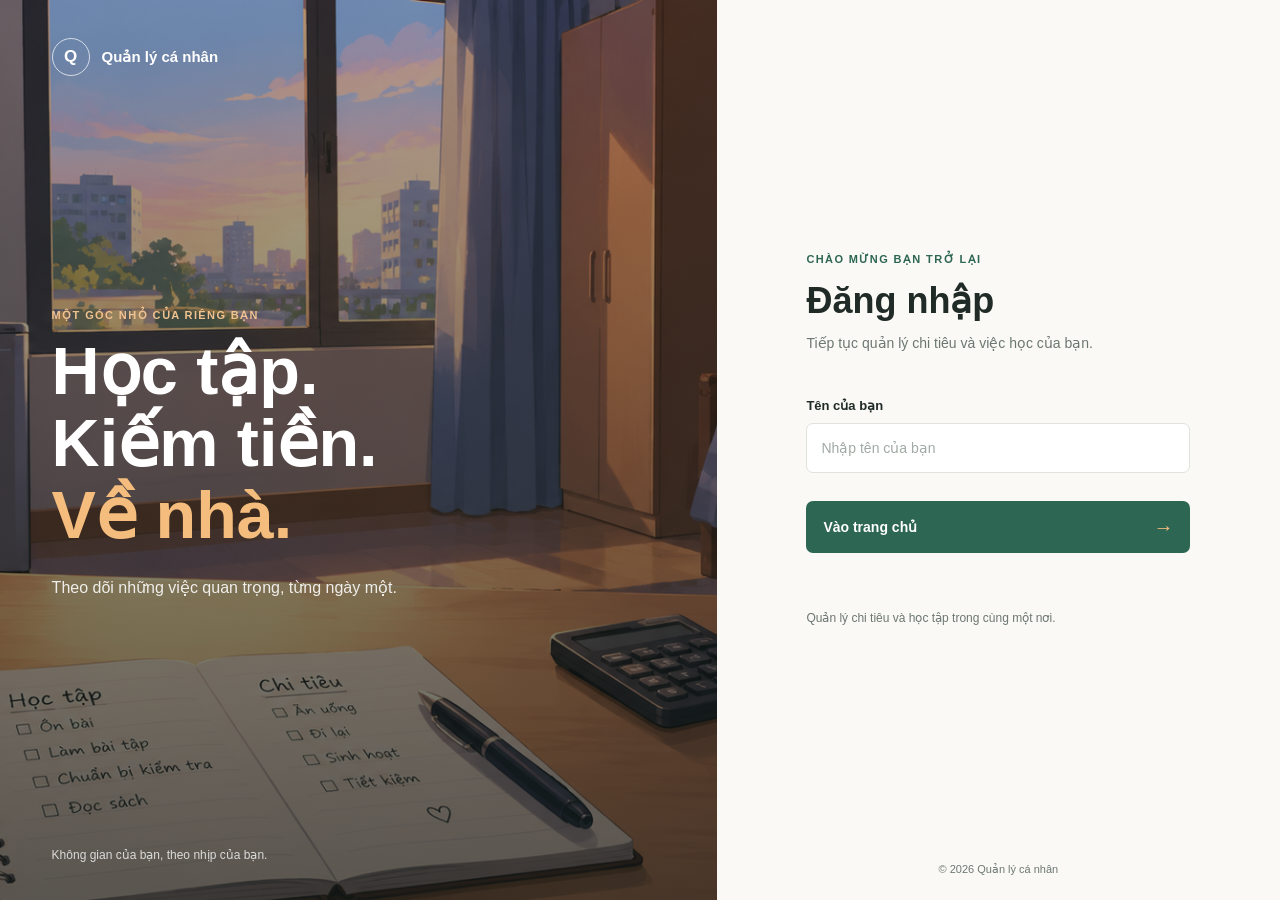
<file: index.html>
<!doctype html>
<html lang="vi">
  <head>
    <meta charset="UTF-8" />
    <meta name="viewport" content="width=device-width, initial-scale=1.0" />
    <meta name="theme-color" content="#f4f1e9" />
    <title>Đăng nhập - Quản lý cá nhân</title>
    <link rel="icon" type="image/jpeg" href="img/favicon.jpg" />
    <link rel="stylesheet" href="dangnhap.css" />
    <script src="dangnhap.js" defer></script>
  </head>
  <body>
    <main class="manHinhDangNhap">
      <section class="khungHinh" aria-label="Không gian học tập">
        <a
          class="nhanThuongHieu"
          href="index.html"
          aria-label="Quản lý cá nhân"
        >
          <span class="dauThuongHieu" aria-hidden="true">Q</span>
          <span>Quản lý cá nhân</span>
        </a>
        <div class="loiGioiThieu">
          <p class="nhanNho">MỘT GÓC NHỎ CỦA RIÊNG BẠN</p>
          <h1>Học tập.<br />Kiếm tiền.<br /><span>Về nhà.</span></h1>
          <p>Theo dõi những việc quan trọng, từng ngày một.</p>
        </div>
        <p class="ghiChuHinh">Không gian của bạn, theo nhịp của bạn.</p>
      </section>

      <section class="khuDangNhap" aria-labelledby="tieuDeDangNhap">
        <div class="noiDungDangNhap">
          <p class="nhanNho">CHÀO MỪNG BẠN TRỞ LẠI</p>
          <h2 id="tieuDeDangNhap">Đăng nhập</h2>
          <p class="moTaDangNhap">
            Tiếp tục quản lý chi tiêu và việc học của bạn.
          </p>

          <form id="formDangNhap" action="trangchu.html">
            <label for="tenNguoiDung">Tên của bạn</label>
            <input
              id="tenNguoiDung"
              name="tenNguoiDung"
              type="text"
              autocomplete="username"
              placeholder="Nhập tên của bạn"
              required
            />
            <button class="nutDangNhap" type="submit">
              Vào trang chủ <span aria-hidden="true">→</span>
            </button>
            <p
              class="thongBao"
              id="thongBao"
              role="status"
              aria-live="polite"
            ></p>
          </form>

          <p class="chanDangNhap">
            Quản lý chi tiêu và học tập trong cùng một nơi.
          </p>
        </div>
        <footer class="chanTrangDangNhap">© 2026 Quản lý cá nhân</footer>
      </section>
    </main>
  </body>
</html>
</file>
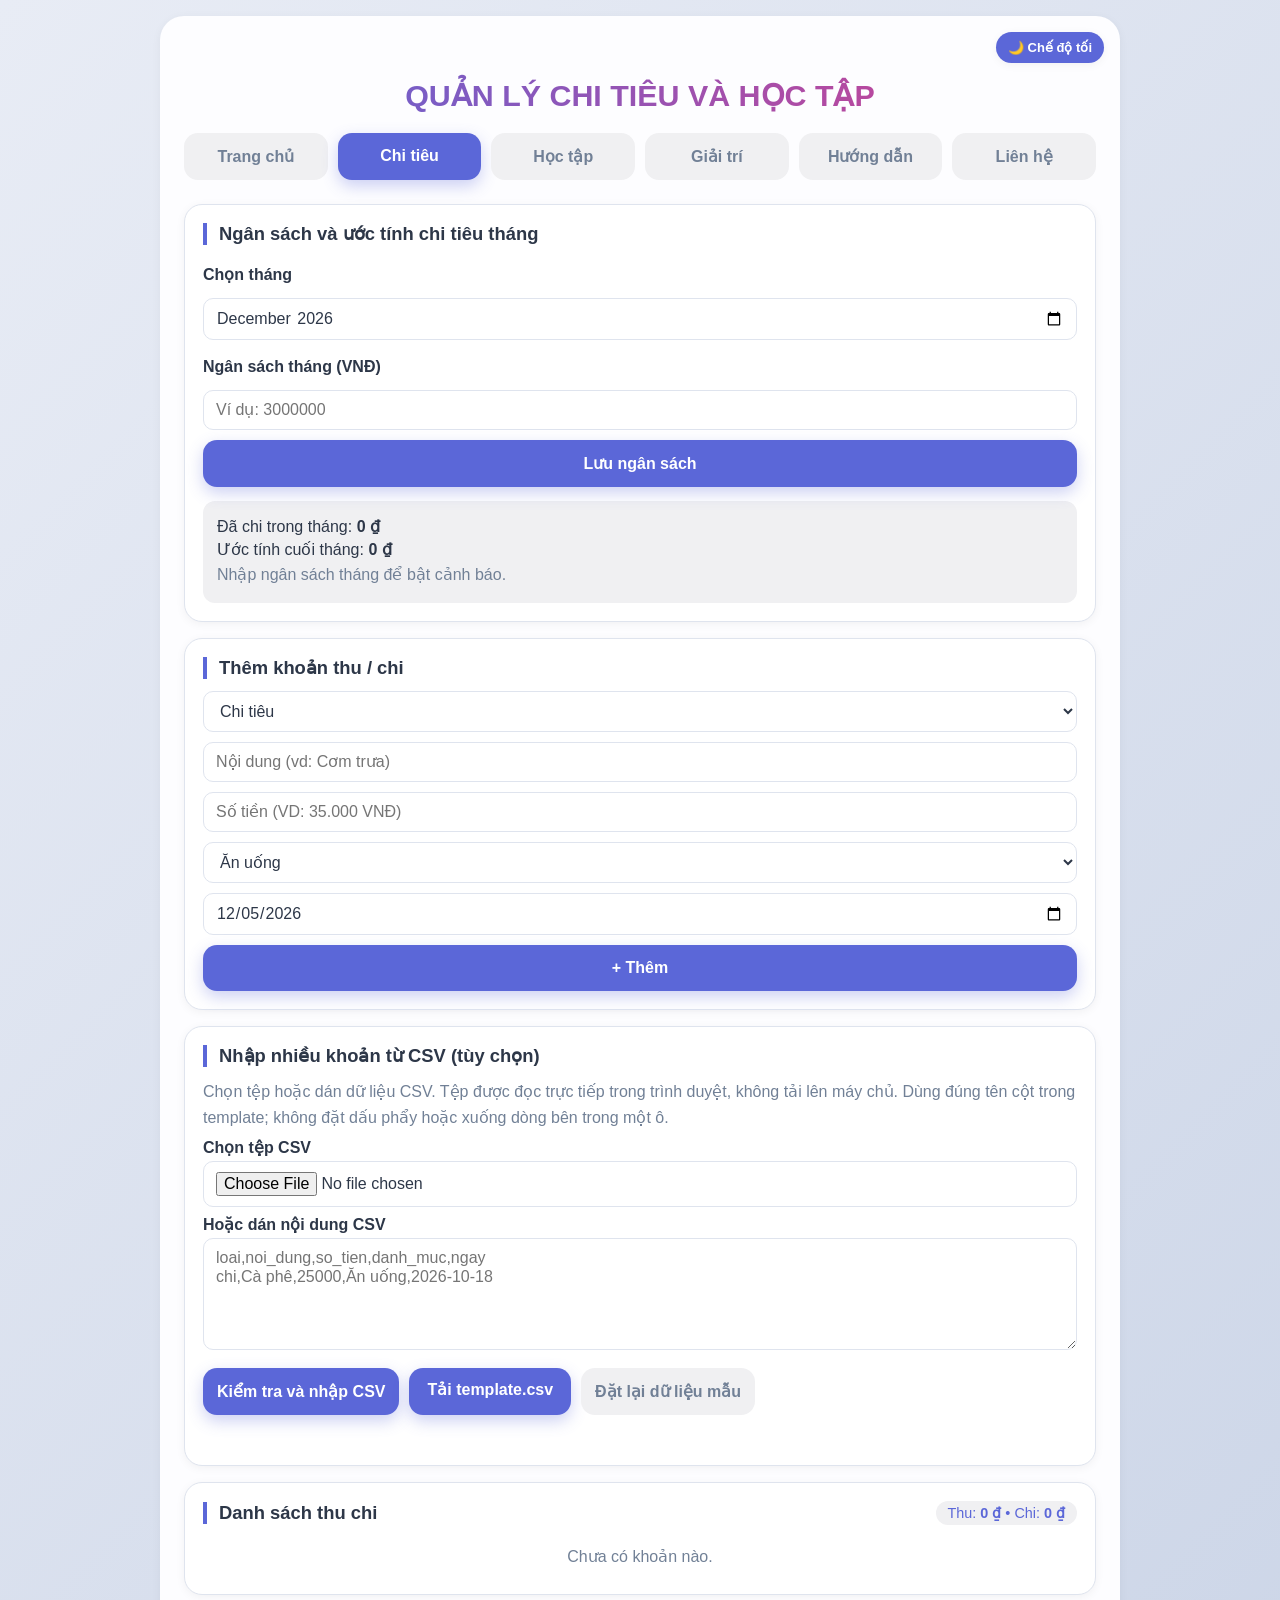
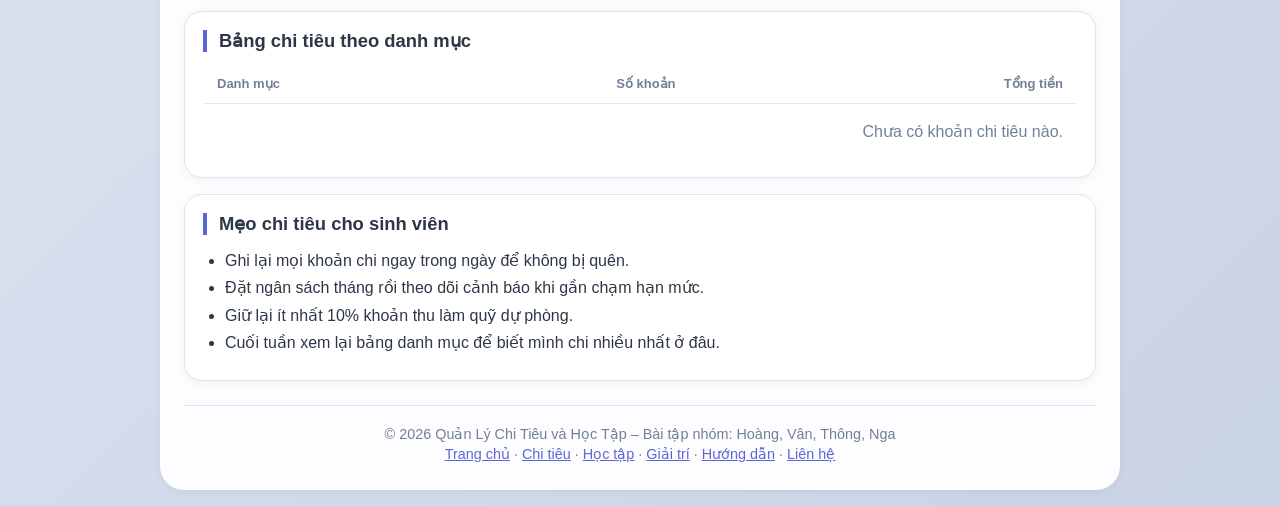
<file: chitieu.html>
<!doctype html>
<html lang="vi">
  <head>
    <meta charset="UTF-8" />
    <meta name="viewport" content="width=device-width, initial-scale=1.0" />
    <title>Chi tiêu - Quản Lý Cá Nhân</title>
    <link rel="icon" type="image/jpeg" href="img/favicon.jpg" />
    <link rel="stylesheet" href="style.css" />
  </head>
  <body>
    <div class="khungChung">
      <header class="tieuDeApp">
        <h1>Quản Lý Chi Tiêu và Học Tập</h1>
        <button
          type="button"
          class="nutChuyenCheDo"
          id="nutChuyenCheDo"
          aria-pressed="false"
        >
          🌙 Chế độ tối
        </button>
      </header>

      <nav class="thanhTab" aria-label="Menu chính">
        <a class="nutTab" href="trangchu.html">Trang chủ</a>
        <a class="nutTab dangChon" href="chitieu.html" aria-current="page"
          >Chi tiêu</a
        >
        <a class="nutTab" href="hoctap.html">Học tập</a>
        <a class="nutTab" href="giaitri.html">Giải trí</a>
        <a class="nutTab" href="huongdan.html">Hướng dẫn</a>
        <a class="nutTab" href="lienhe.html">Liên hệ</a>
      </nav>

      <main>
        <section class="khung" aria-labelledby="tieuDeNganSach">
          <h2 id="tieuDeNganSach">Ngân sách và ước tính chi tiêu tháng</h2>
          <div class="formNhapLieu">
            <label for="thangThongKe">Chọn tháng</label>
            <input id="thangThongKe" type="month" />
            <label for="nganSachThang">Ngân sách tháng (VNĐ)</label>
            <input
              id="nganSachThang"
              type="number"
              min="1"
              step="1"
              placeholder="Ví dụ: 3000000"
            />
            <button type="button" class="nutThem" id="nutLuuNganSach">
              Lưu ngân sách
            </button>
          </div>
          <div class="thongKeNganSach" aria-live="polite">
            <p>Đã chi trong tháng: <strong id="tongChiThang">0 ₫</strong></p>
            <p>Ước tính cuối tháng: <strong id="uocTinhThang">—</strong></p>
            <p id="canhBaoNganSach" class="thongBaoDuLieu" role="status"></p>
          </div>
        </section>

        <div class="khung">
          <h2>Thêm khoản thu / chi</h2>
          <form id="formChiTieu" class="formNhapLieu">
            <select name="type" aria-label="Loại khoản">
              <option value="chi">Chi tiêu</option>
              <option value="thu">Thu nhập</option>
            </select>
            <input
              type="text"
              name="name"
              placeholder="Nội dung (vd: Cơm trưa)"
              aria-label="Nội dung"
              required
            />
            <input
              type="text"
              name="amount"
              placeholder="Số tiền (VD: 35.000 VNĐ)"
              aria-label="Số tiền"
              inputmode="numeric"
              required
            />
            <select name="category" aria-label="Danh mục">
              <option value="Ăn uống">Ăn uống</option>
              <option value="Di chuyển">Di chuyển</option>
              <option value="Học tập">Học tập</option>
              <option value="Giải trí">Giải trí</option>
              <option value="Khác">Khác</option>
            </select>
            <input type="date" name="date" aria-label="Ngày" required />
            <button type="submit" class="nutThem">+ Thêm</button>
          </form>
        </div>

        <section class="khung" aria-labelledby="tieuDeNhapCsv">
          <h2 id="tieuDeNhapCsv">Nhập nhiều khoản từ CSV (tùy chọn)</h2>
          <p class="moTa">
            Chọn tệp hoặc dán dữ liệu CSV. Tệp được đọc trực tiếp trong trình
            duyệt, không tải lên máy chủ. Dùng đúng tên cột trong template;
            không đặt dấu phẩy hoặc xuống dòng bên trong một ô.
          </p>
          <label for="tepCsvChiTieu">Chọn tệp CSV</label>
          <input id="tepCsvChiTieu" type="file" accept=".csv" />
          <label for="csvChiTieu">Hoặc dán nội dung CSV</label>
          <textarea
            id="csvChiTieu"
            rows="5"
            placeholder="loai,noi_dung,so_tien,danh_muc,ngay&#10;chi,Cà phê,25000,Ăn uống,2026-10-18"
          ></textarea>
          <div class="loiTat">
            <button type="button" class="nutThem" id="nutNhapCsvChiTieu">
              Kiểm tra và nhập CSV
            </button>
            <a class="nutThem nutPhu" href="template.csv" download>
              Tải template.csv
            </a>
            <button type="button" id="nutDatLaiChiTieu">
              Đặt lại dữ liệu mẫu
            </button>
          </div>
          <p id="thongBaoCsvChiTieu" class="thongBaoDuLieu" role="status" aria-live="polite"></p>
        </section>

        <div class="khung">
          <div class="khungTieuDe">
            <h2>Danh sách thu chi</h2>
            <span class="huyHieuTong"
              >Thu: <b id="tongTienThu">0 ₫</b> • Chi:
              <b id="tongTienChiTieu">0 ₫</b></span
            >
          </div>
          <ul class="danhSach" id="danhSachChiTieu"></ul>
        </div>

        <div class="khung">
          <h2>Bảng chi tiêu theo danh mục</h2>
          <div class="bangTongQuanCuon">
            <table class="bangTongQuan">
              <thead>
                <tr>
                  <th scope="col">Danh mục</th>
                  <th scope="col">Số khoản</th>
                  <th scope="col">Tổng tiền</th>
                </tr>
              </thead>
              <tbody id="bangChiTheoDanhMuc">
                <tr>
                  <td colspan="3" class="bangTrong">
                    Chưa có khoản chi tiêu nào.
                  </td>
                </tr>
              </tbody>
            </table>
          </div>
        </div>

        <div class="khung">
          <h2>Mẹo chi tiêu cho sinh viên</h2>
          <ul class="danhSachMeo">
            <li>Ghi lại mọi khoản chi ngay trong ngày để không bị quên.</li>
            <li>Đặt ngân sách tháng rồi theo dõi cảnh báo khi gần chạm hạn mức.</li>
            <li>Giữ lại ít nhất 10% khoản thu làm quỹ dự phòng.</li>
            <li>
              Cuối tuần xem lại bảng danh mục để biết mình chi nhiều nhất ở đâu.
            </li>
          </ul>
        </div>
      </main>

      <footer class="chanTrang">
        <p>
          © <span id="namHienTai">2026</span> Quản Lý Chi Tiêu và Học Tập – Bài
          tập nhóm: Hoàng, Vân, Thông, Nga
        </p>
        <p>
          <a href="trangchu.html">Trang chủ</a> ·
          <a href="chitieu.html">Chi tiêu</a> ·
          <a href="hoctap.html">Học tập</a> ·
          <a href="giaitri.html">Giải trí</a> ·
          <a href="huongdan.html">Hướng dẫn</a> ·
          <a href="lienhe.html">Liên hệ</a>
        </p>
      </footer>
    </div>

    <script src="chung.js"></script>
    <script src="chitieu.js"></script>
  </body>
</html>
</file>
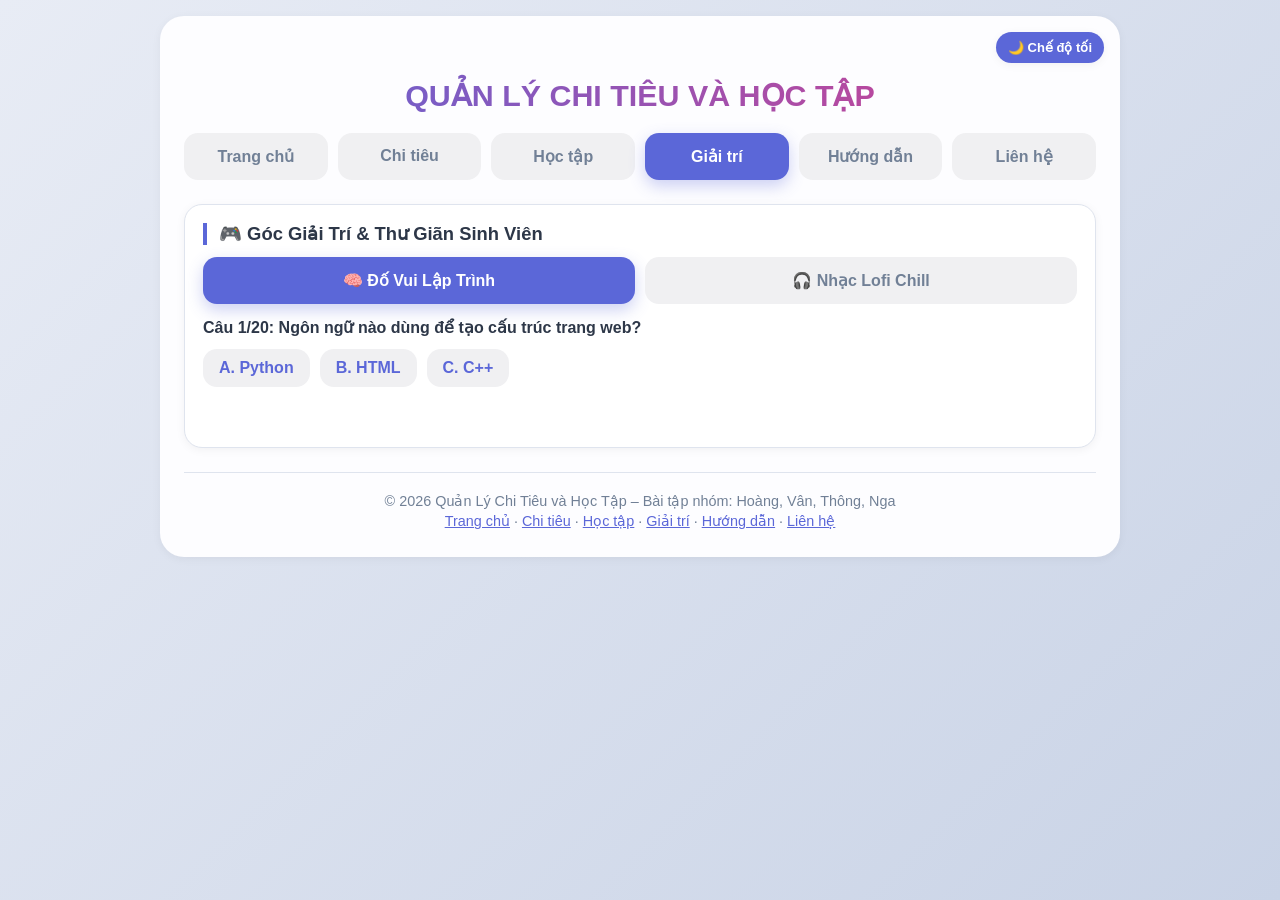
<file: giaitri.html>
<!doctype html>
<html lang="vi">
  <head>
    <meta charset="UTF-8" />
    <meta name="viewport" content="width=device-width, initial-scale=1.0" />
    <title>Giải trí - Quản Lý Cá Nhân</title>
    <link rel="icon" type="image/jpeg" href="img/favicon.jpg" />
    <link rel="stylesheet" href="style.css" />
  </head>
  <body>
    <div class="khungChung">
      <header class="tieuDeApp">
        <h1>Quản Lý Chi Tiêu và Học Tập</h1>
        <button
          type="button"
          class="nutChuyenCheDo"
          id="nutChuyenCheDo"
          aria-pressed="false"
        >
          🌙 Chế độ tối
        </button>
      </header>

      <nav class="thanhTab" aria-label="Menu chính">
        <a class="nutTab" href="trangchu.html">Trang chủ</a>
        <a class="nutTab" href="chitieu.html">Chi tiêu</a>
        <a class="nutTab" href="hoctap.html">Học tập</a>
        <a class="nutTab dangChon" href="giaitri.html" aria-current="page"
          >Giải trí</a
        >
        <a class="nutTab" href="huongdan.html">Hướng dẫn</a>
        <a class="nutTab" href="lienhe.html">Liên hệ</a>
      </nav>

      <main>
        <div class="khung giaiTriBox">
          <h2>🎮 Góc Giải Trí &amp; Thư Giãn Sinh Viên</h2>

          <div class="thanhTabGiaiTri">
            <button type="button" class="nutGiaiTri dangChon" data-tab="quiz">
              🧠 Đố Vui Lập Trình
            </button>
            <button type="button" class="nutGiaiTri" data-tab="lofi">
              🎧 Nhạc Lofi Chill
            </button>
          </div>

          <div id="noiDungQuiz" class="noiDungGiaiTri">
            <p id="cauHoiQuiz" class="cauHoi"></p>
            <div id="luaChonQuiz" class="luaChonQuiz"></div>
            <p id="ketQuaQuiz" class="ketQuaQuiz" aria-live="polite"></p>
            <button type="button" id="nutCauTiep" class="nutThem" hidden>
              Câu tiếp theo →
            </button>
          </div>

          <div id="noiDungLofi" class="noiDungGiaiTri" hidden>
            <p class="moTa">Bật nhạc Lofi học tập không quảng cáo:</p>
            <iframe
              title="Playlist Lofi trên Spotify"
              style="border-radius: 12px; border: 0"
              src="https://open.spotify.com/embed/playlist/37i9dQZF1DWWQRwMI0CKPn?utm_source=generator"
              width="100%"
              height="80"
              allowfullscreen=""
              allow="
                autoplay;
                clipboard-write;
                encrypted-media;
                fullscreen;
                picture-in-picture;
              "
            ></iframe>
          </div>
        </div>
      </main>

      <footer class="chanTrang">
        <p>
          © <span id="namHienTai">2026</span> Quản Lý Chi Tiêu và Học Tập – Bài
          tập nhóm: Hoàng, Vân, Thông, Nga
        </p>
        <p>
          <a href="trangchu.html">Trang chủ</a> ·
          <a href="chitieu.html">Chi tiêu</a> ·
          <a href="hoctap.html">Học tập</a> ·
          <a href="giaitri.html">Giải trí</a> ·
          <a href="huongdan.html">Hướng dẫn</a> ·
          <a href="lienhe.html">Liên hệ</a>
        </p>
      </footer>
    </div>

    <script src="chung.js"></script>
    <script src="giaitri.js"></script>
  </body>
</html>
</file>
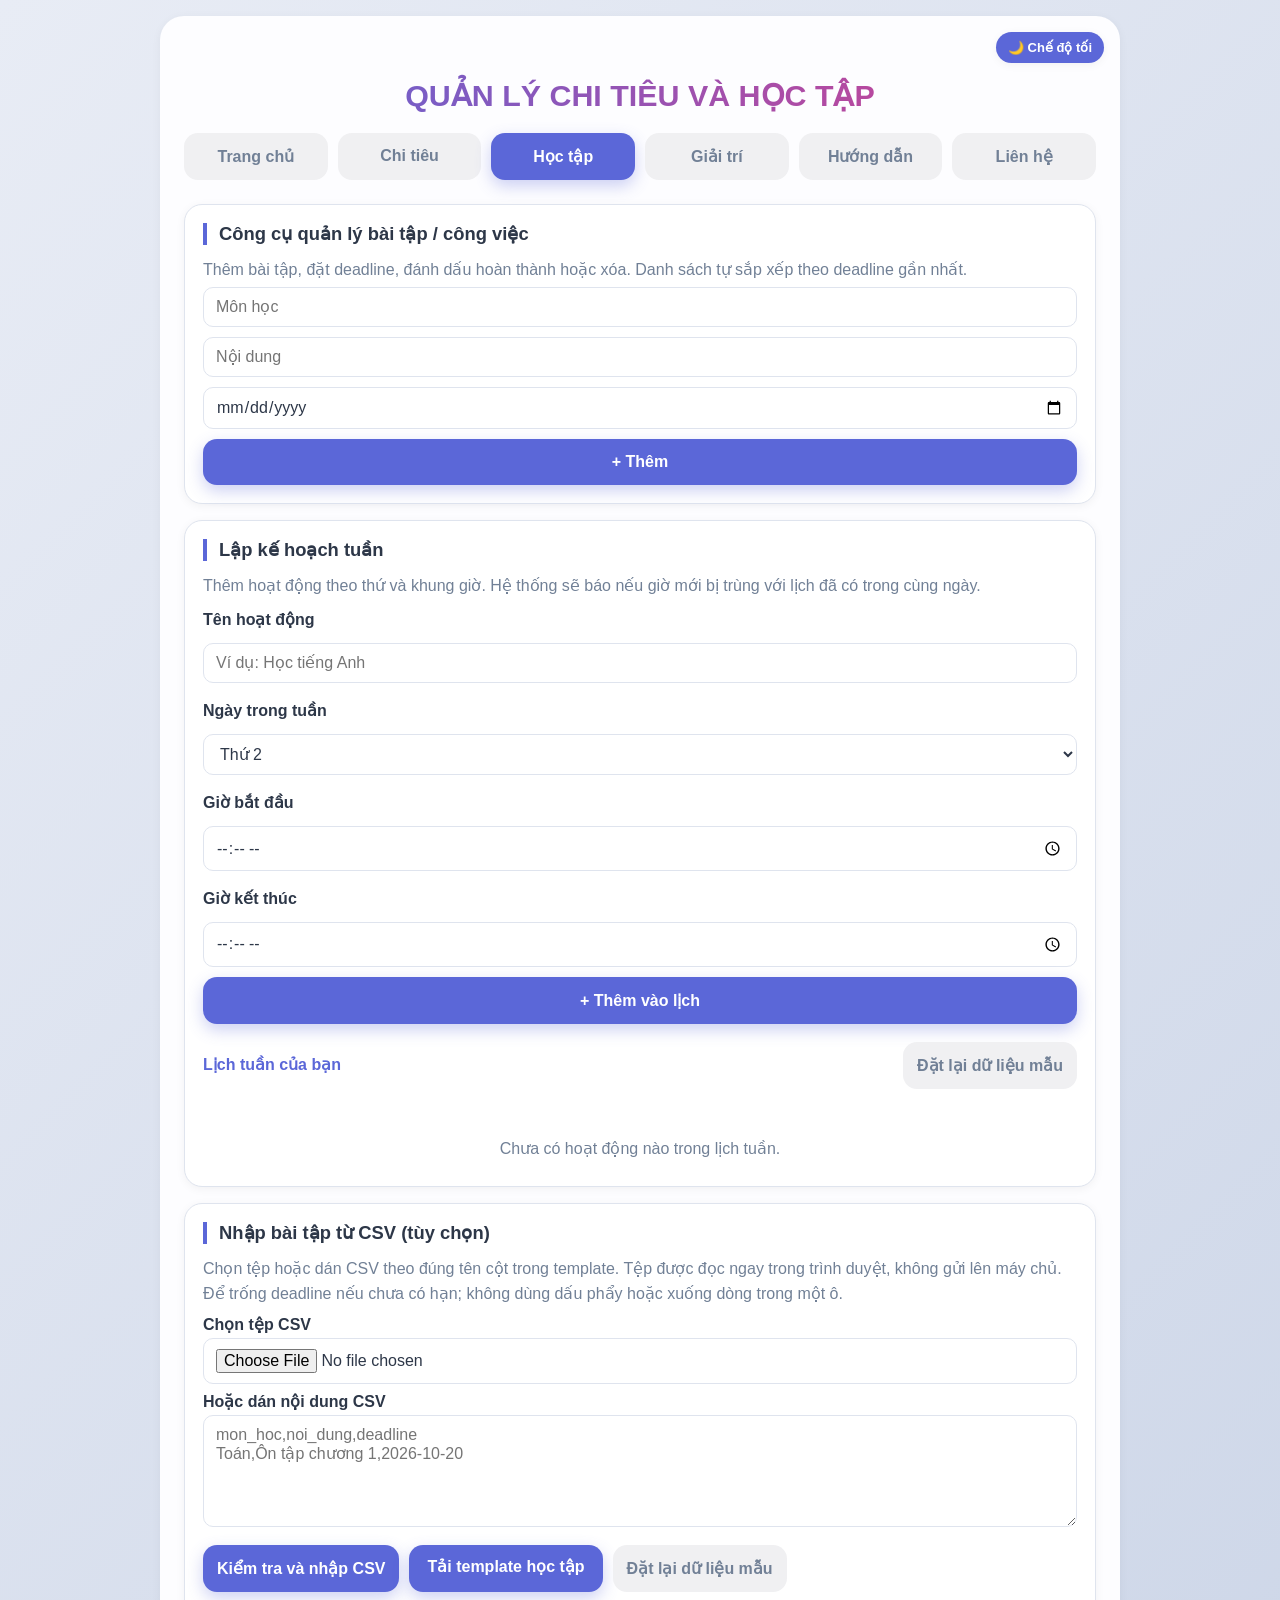
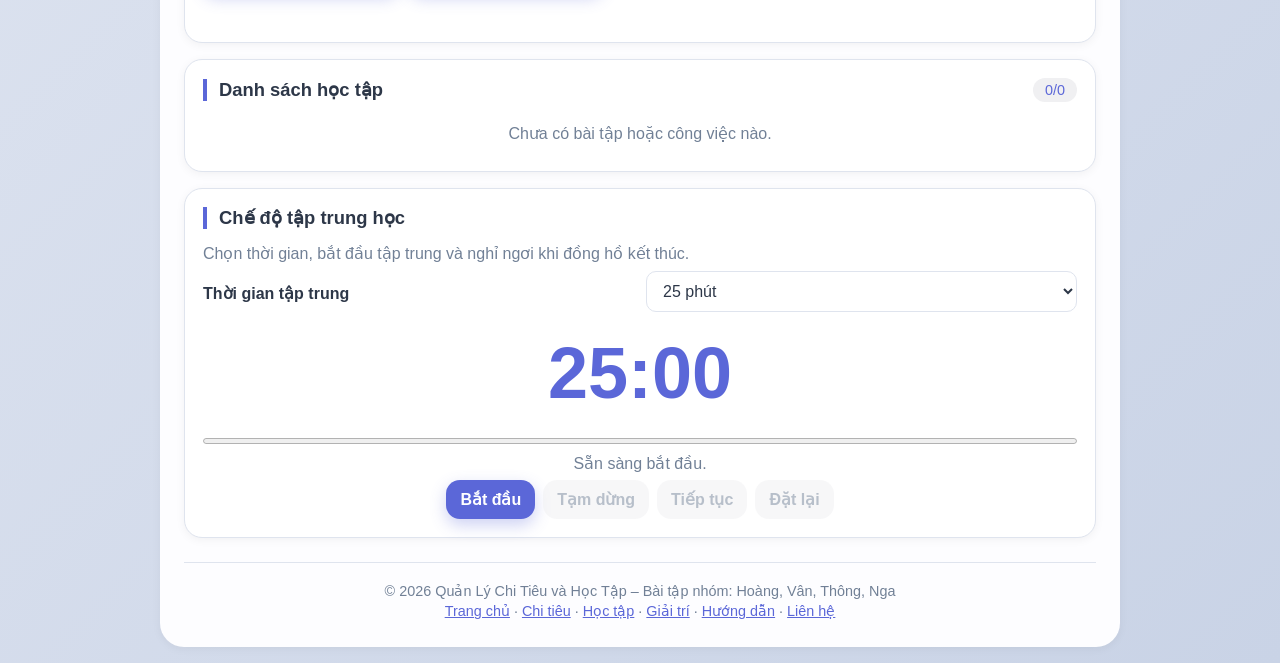
<file: hoctap.html>
<!doctype html>
<html lang="vi">
  <head>
    <meta charset="UTF-8" />
    <meta name="viewport" content="width=device-width, initial-scale=1.0" />
    <title>Học tập - Quản Lý Cá Nhân</title>
    <link rel="icon" type="image/jpeg" href="img/favicon.jpg" />
    <link rel="stylesheet" href="style.css" />
  </head>
  <body>
    <div class="khungChung">
      <header class="tieuDeApp">
        <h1>Quản Lý Chi Tiêu và Học Tập</h1>
        <button
          type="button"
          class="nutChuyenCheDo"
          id="nutChuyenCheDo"
          aria-pressed="false"
        >
          🌙 Chế độ tối
        </button>
      </header>

      <nav class="thanhTab" aria-label="Menu chính">
        <a class="nutTab" href="trangchu.html">Trang chủ</a>
        <a class="nutTab" href="chitieu.html">Chi tiêu</a>
        <a class="nutTab dangChon" href="hoctap.html" aria-current="page"
          >Học tập</a
        >
        <a class="nutTab" href="giaitri.html">Giải trí</a>
        <a class="nutTab" href="huongdan.html">Hướng dẫn</a>
        <a class="nutTab" href="lienhe.html">Liên hệ</a>
      </nav>

      <main>
        <div class="khung">
          <h2>Công cụ quản lý bài tập / công việc</h2>
          <p class="moTa">
            Thêm bài tập, đặt deadline, đánh dấu hoàn thành hoặc xóa. Danh sách
            tự sắp xếp theo deadline gần nhất.
          </p>
          <form id="formHocTap" class="formNhapLieu">
            <input
              type="text"
              name="subject"
              placeholder="Môn học"
              aria-label="Môn học"
              required
            />
            <input
              type="text"
              name="task"
              placeholder="Nội dung"
              aria-label="Nội dung"
              required
            />
            <input type="date" name="deadline" aria-label="Deadline" />
            <button type="submit" class="nutThem">+ Thêm</button>
          </form>
        </div>
        <section class="khung" aria-labelledby="tieuDeLichTuan">
          <h2 id="tieuDeLichTuan">Lập kế hoạch tuần</h2>
          <p class="moTa">
            Thêm hoạt động theo thứ và khung giờ. Hệ thống sẽ báo nếu giờ mới
            bị trùng với lịch đã có trong cùng ngày.
          </p>
          <form id="formLichTuan" class="formNhapLieu">
            <label for="tenHoatDong">Tên hoạt động</label>
            <input
              id="tenHoatDong"
              name="activity"
              type="text"
              placeholder="Ví dụ: Học tiếng Anh"
              required
            />
            <label for="thuTrongTuan">Ngày trong tuần</label>
            <select id="thuTrongTuan" name="day">
              <option value="1">Thứ 2</option>
              <option value="2">Thứ 3</option>
              <option value="3">Thứ 4</option>
              <option value="4">Thứ 5</option>
              <option value="5">Thứ 6</option>
              <option value="6">Thứ 7</option>
              <option value="0">Chủ nhật</option>
            </select>
            <label for="gioBatDau">Giờ bắt đầu</label>
            <input id="gioBatDau" name="start" type="time" required />
            <label for="gioKetThuc">Giờ kết thúc</label>
            <input id="gioKetThuc" name="end" type="time" required />
            <button type="submit" class="nutThem">+ Thêm vào lịch</button>
          </form>
          <div class="khungTieuDe tieuDeLichTuan">
            <h3>Lịch tuần của bạn</h3>
            <button type="button" id="nutDatLaiLichTuan">
              Đặt lại dữ liệu mẫu
            </button>
          </div>
          <p id="thongBaoLichTuan" class="thongBaoDuLieu" role="status" aria-live="polite"></p>
          <ul id="danhSachLichTuan" class="danhSach danhSachLichTuan"></ul>
        </section>
        <section class="khung" aria-labelledby="tieuDeNhapCsvHocTap">
          <h2 id="tieuDeNhapCsvHocTap">Nhập bài tập từ CSV (tùy chọn)</h2>
          <p class="moTa">
            Chọn tệp hoặc dán CSV theo đúng tên cột trong template. Tệp được
            đọc ngay trong trình duyệt, không gửi lên máy chủ. Để trống deadline
            nếu chưa có hạn; không dùng dấu phẩy hoặc xuống dòng trong một ô.
          </p>
          <label for="tepCsvHocTap">Chọn tệp CSV</label>
          <input id="tepCsvHocTap" type="file" accept=".csv" />
          <label for="csvHocTap">Hoặc dán nội dung CSV</label>
          <textarea
            id="csvHocTap"
            rows="5"
            placeholder="mon_hoc,noi_dung,deadline&#10;Toán,Ôn tập chương 1,2026-10-20"
          ></textarea>
          <div class="loiTat">
            <button type="button" class="nutThem" id="nutNhapCsvHocTap">
              Kiểm tra và nhập CSV
            </button>
            <a class="nutThem nutPhu" href="template-hoc-tap.csv" download>
              Tải template học tập
            </a>
            <button type="button" id="nutDatLaiHocTap">
              Đặt lại dữ liệu mẫu
            </button>
          </div>
          <p id="thongBaoCsvHocTap" class="thongBaoDuLieu" role="status" aria-live="polite"></p>
        </section>
        <div class="khung">
          <div class="khungTieuDe">
            <h2>Danh sách học tập</h2>
            <span class="huyHieuTong" id="tienDoHocTap">0/0</span>
          </div>
          <ul class="danhSach" id="danhSachHocTap"></ul>
        </div>
        <section class="khung" aria-labelledby="tieuDeDongHo">
          <h2 id="tieuDeDongHo"> Chế độ tập trung học</h2>
          <p class="moTa">
            Chọn thời gian, bắt đầu tập trung và nghỉ ngơi khi đồng hồ kết thúc.
          </p>
          <div class="cauHinhDongHo">
            <label for="thoiLuongDongHo">Thời gian tập trung</label>
            <select id="thoiLuongDongHo">
              <option value="15">15 phút</option>
              <option value="25" selected>25 phút</option>
              <option value="45">45 phút</option>
              <option value="60">60 phút</option>
              <option value="custom">Tùy chỉnh</option>
            </select>
            <label for="soPhutTuyChinh" id="nhanSoPhutTuyChinh" hidden>
              Số phút (1–180)
            </label>
            <input
              id="soPhutTuyChinh"
              type="number"
              min="1"
              max="180"
              step="1"
              placeholder="Nhập số phút (tối đa 180)"
              aria-label="Số phút tập trung tùy chỉnh"
              hidden
            />
          </div>
          <p class="dongHoThoiGian" id="thoiGianConLai" role="timer" aria-live="off">
            25:00
          </p>
          <progress
            class="thanhTienDoDongHo"
            id="thanhTienDoDongHo"
            max="1500"
            value="0"
            aria-label="Tiến độ thời gian tập trung"
          ></progress>
          <p class="trangThaiDongHo" id="trangThaiDongHo" aria-live="polite">
            Sẵn sàng bắt đầu.
          </p>
          <div class="nutDieuKhienDongHo" aria-label="Điều khiển đồng hồ">
            <button type="button" class="nutThem" id="batDauDongHo">
              Bắt đầu
            </button>
            <button type="button" id="tamDungDongHo" disabled>
              Tạm dừng
            </button>
            <button type="button" id="tiepTucDongHo" disabled>
              Tiếp tục
            </button>
            <button type="button" id="datLaiDongHo" disabled>Đặt lại</button>
          </div>
        </section>
      </main>

      <footer class="chanTrang">
        <p>
          © <span id="namHienTai">2026</span> Quản Lý Chi Tiêu và Học Tập – Bài
          tập nhóm: Hoàng, Vân, Thông, Nga
        </p>
        <p>
          <a href="trangchu.html">Trang chủ</a> ·
          <a href="chitieu.html">Chi tiêu</a> ·
          <a href="hoctap.html">Học tập</a> ·
          <a href="giaitri.html">Giải trí</a> ·
          <a href="huongdan.html">Hướng dẫn</a> ·
          <a href="lienhe.html">Liên hệ</a>
        </p>
      </footer>
    </div>

    <script src="chung.js"></script>
    <script src="hoctap.js"></script>
  </body>
</html>
</file>
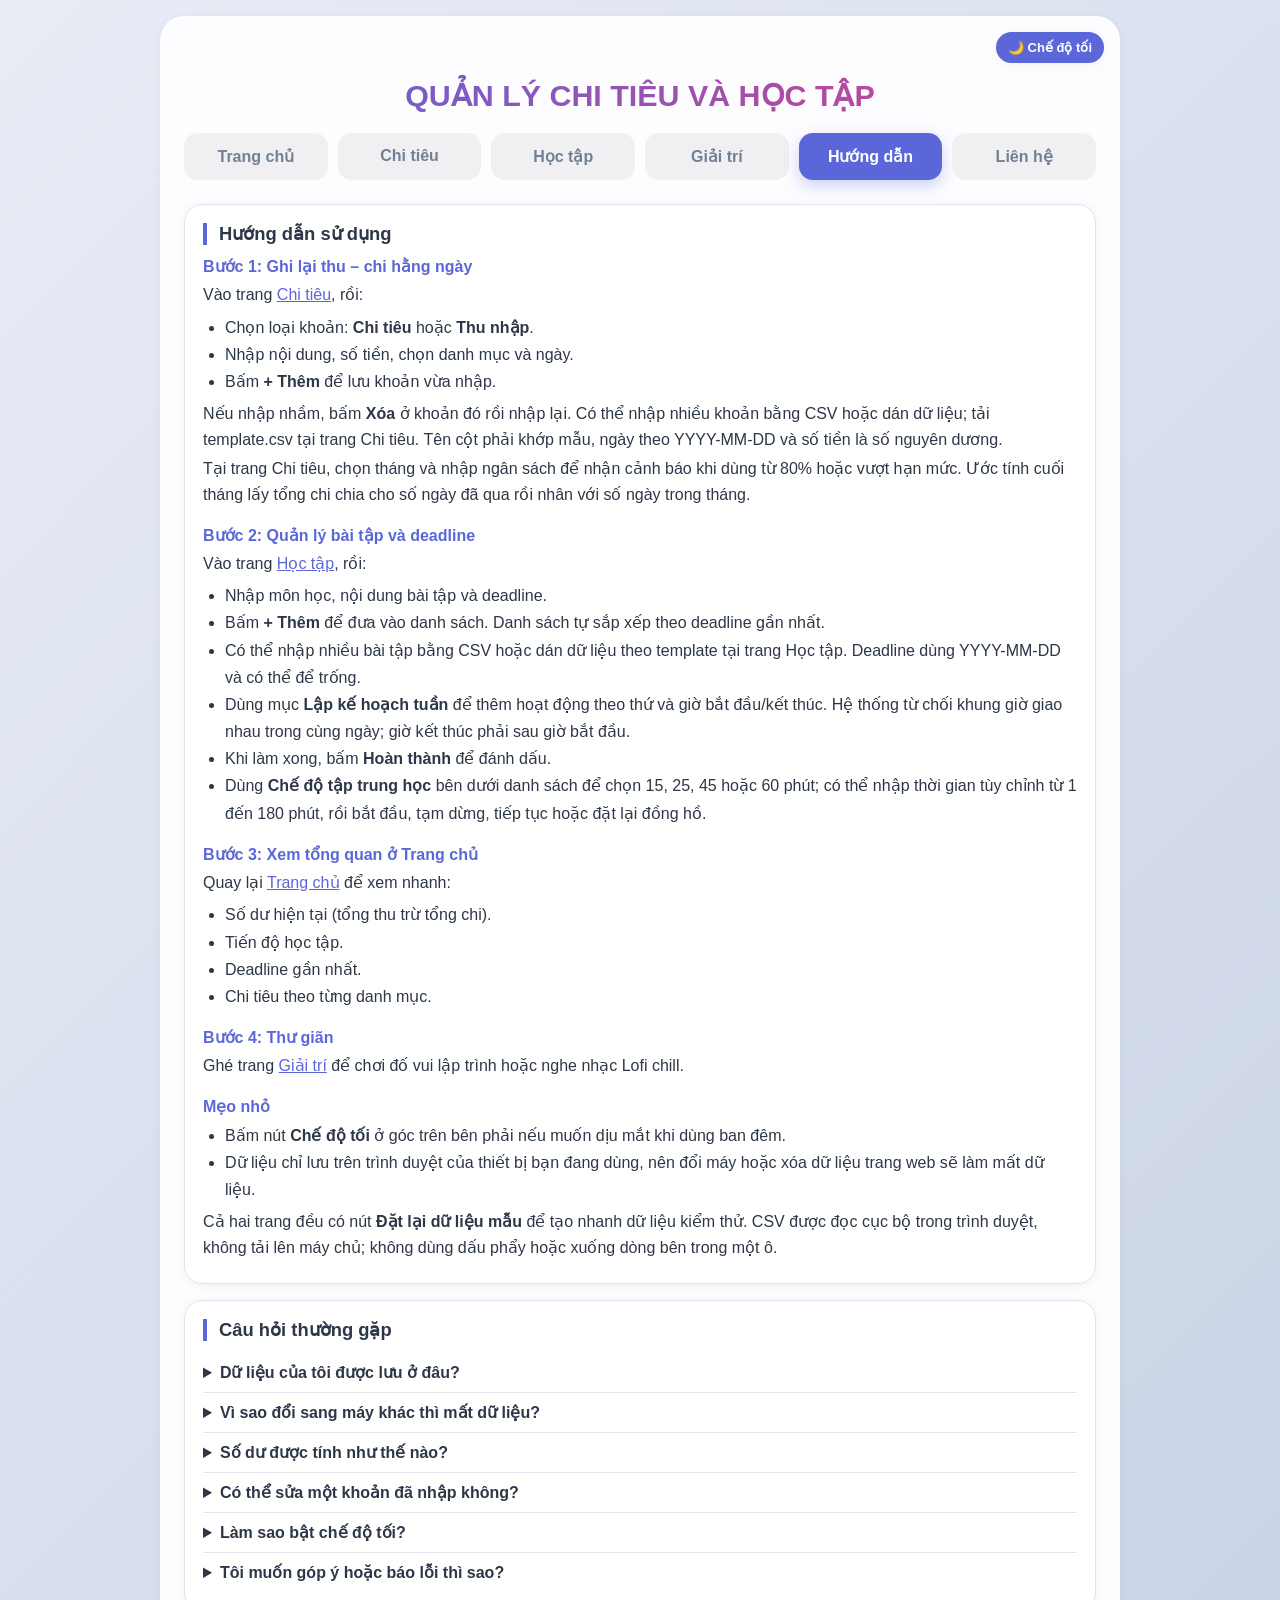
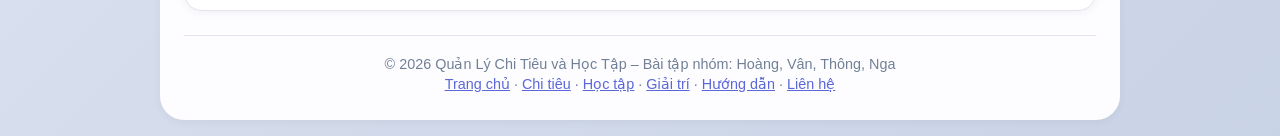
<file: huongdan.html>
<!doctype html>
<html lang="vi">
  <head>
    <meta charset="UTF-8" />
    <meta name="viewport" content="width=device-width, initial-scale=1.0" />
    <title>Hướng dẫn &amp; Hỏi đáp - Quản Lý Cá Nhân</title>
    <link rel="icon" type="image/jpeg" href="img/favicon.jpg" />
    <link rel="stylesheet" href="style.css" />
  </head>
  <body>
    <div class="khungChung">
      <header class="tieuDeApp">
        <h1>Quản Lý Chi Tiêu và Học Tập</h1>
        <button
          type="button"
          class="nutChuyenCheDo"
          id="nutChuyenCheDo"
          aria-pressed="false"
        >
          🌙 Chế độ tối
        </button>
      </header>

      <nav class="thanhTab" aria-label="Menu chính">
        <a class="nutTab" href="trangchu.html">Trang chủ</a>
        <a class="nutTab" href="chitieu.html">Chi tiêu</a>
        <a class="nutTab" href="hoctap.html">Học tập</a>
        <a class="nutTab" href="giaitri.html">Giải trí</a>
        <a class="nutTab dangChon" href="huongdan.html" aria-current="page"
          >Hướng dẫn</a
        >
        <a class="nutTab" href="lienhe.html">Liên hệ</a>
      </nav>

      <main>
        <div class="khung">
          <h2>Hướng dẫn sử dụng</h2>

          <h3>Bước 1: Ghi lại thu – chi hằng ngày</h3>
          <p>Vào trang <a href="chitieu.html">Chi tiêu</a>, rồi:</p>
          <ul class="danhSachMeo">
            <li>Chọn loại khoản: <b>Chi tiêu</b> hoặc <b>Thu nhập</b>.</li>
            <li>Nhập nội dung, số tiền, chọn danh mục và ngày.</li>
            <li>Bấm <b>+ Thêm</b> để lưu khoản vừa nhập.</li>
          </ul>
          <p>
            Nếu nhập nhầm, bấm <b>Xóa</b> ở khoản đó rồi nhập lại. Có thể nhập
            nhiều khoản bằng CSV hoặc dán dữ liệu; tải template.csv tại trang
            Chi tiêu. Tên cột phải khớp mẫu, ngày theo YYYY-MM-DD và số tiền là
            số nguyên dương.
          </p>
          <p>
            Tại trang Chi tiêu, chọn tháng và nhập ngân sách để nhận cảnh báo
            khi dùng từ 80% hoặc vượt hạn mức. Ước tính cuối tháng lấy tổng chi
            chia cho số ngày đã qua rồi nhân với số ngày trong tháng.
          </p>

          <h3>Bước 2: Quản lý bài tập và deadline</h3>
          <p>Vào trang <a href="hoctap.html">Học tập</a>, rồi:</p>
          <ul class="danhSachMeo">
            <li>Nhập môn học, nội dung bài tập và deadline.</li>
            <li>
              Bấm <b>+ Thêm</b> để đưa vào danh sách. Danh sách tự sắp xếp theo
              deadline gần nhất.
            </li>
            <li>
              Có thể nhập nhiều bài tập bằng CSV hoặc dán dữ liệu theo template
              tại trang Học tập. Deadline dùng YYYY-MM-DD và có thể để trống.
            </li>
            <li>
              Dùng mục <b>Lập kế hoạch tuần</b> để thêm hoạt động theo thứ và
              giờ bắt đầu/kết thúc. Hệ thống từ chối khung giờ giao nhau trong
              cùng ngày; giờ kết thúc phải sau giờ bắt đầu.
            </li>
            <li>Khi làm xong, bấm <b>Hoàn thành</b> để đánh dấu.</li>
            <li>
              Dùng <b>Chế độ tập trung học</b> bên dưới danh sách để chọn 15,
              25, 45 hoặc 60 phút; có thể nhập thời gian tùy chỉnh từ 1 đến 180
              phút, rồi bắt đầu, tạm dừng, tiếp tục hoặc đặt lại đồng hồ.
            </li>
          </ul>

          <h3>Bước 3: Xem tổng quan ở Trang chủ</h3>
          <p>Quay lại <a href="trangchu.html">Trang chủ</a> để xem nhanh:</p>
          <ul class="danhSachMeo">
            <li>Số dư hiện tại (tổng thu trừ tổng chi).</li>
            <li>Tiến độ học tập.</li>
            <li>Deadline gần nhất.</li>
            <li>Chi tiêu theo từng danh mục.</li>
          </ul>

          <h3>Bước 4: Thư giãn</h3>
          <p>
            Ghé trang <a href="giaitri.html">Giải trí</a> để chơi đố vui lập
            trình hoặc nghe nhạc Lofi chill.
          </p>

          <h3>Mẹo nhỏ</h3>
          <ul class="danhSachMeo">
            <li>
              Bấm nút <b>Chế độ tối</b> ở góc trên bên phải nếu muốn dịu mắt khi
              dùng ban đêm.
            </li>
            <li>
              Dữ liệu chỉ lưu trên trình duyệt của thiết bị bạn đang dùng, nên
              đổi máy hoặc xóa dữ liệu trang web sẽ làm mất dữ liệu.
            </li>
          </ul>
          <p>
            Cả hai trang đều có nút <b>Đặt lại dữ liệu mẫu</b> để tạo nhanh dữ
            liệu kiểm thử. CSV được đọc cục bộ trong trình duyệt, không tải lên
            máy chủ; không dùng dấu phẩy hoặc xuống dòng bên trong một ô.
          </p>
        </div>

        <div class="khung">
          <h2>Câu hỏi thường gặp</h2>
          <details class="hoiDap">
            <summary>Dữ liệu của tôi được lưu ở đâu?</summary>
            <p>
              Toàn bộ dữ liệu được lưu trong trình duyệt (localStorage) trên
              thiết bị bạn đang dùng, không gửi lên máy chủ nào.
            </p>
          </details>
          <details class="hoiDap">
            <summary>Vì sao đổi sang máy khác thì mất dữ liệu?</summary>
            <p>
              Vì dữ liệu chỉ nằm trên trình duyệt của từng thiết bị. Xóa lịch
              sử/dữ liệu trang web cũng sẽ làm mất dữ liệu đã lưu.
            </p>
          </details>
          <details class="hoiDap">
            <summary>Số dư được tính như thế nào?</summary>
            <p>
              Số dư bằng tổng các khoản thu nhập trừ tổng các khoản chi tiêu.
            </p>
          </details>
          <details class="hoiDap">
            <summary>Có thể sửa một khoản đã nhập không?</summary>
            <p>
              Hiện tại bạn xóa khoản đó rồi nhập lại. Tính năng chỉnh sửa có thể
              được bổ sung sau.
            </p>
          </details>
          <details class="hoiDap">
            <summary>Làm sao bật chế độ tối?</summary>
            <p>
              Bấm nút “Chế độ tối” ở góc trên bên phải. Lựa chọn được nhớ cho
              mọi trang.
            </p>
          </details>
          <details class="hoiDap">
            <summary>Tôi muốn góp ý hoặc báo lỗi thì sao?</summary>
            <p>
              Gửi phản hồi tại trang <a href="lienhe.html">Liên hệ</a>, nhóm sẽ
              xem và cải thiện.
            </p>
          </details>
        </div>
      </main>

      <footer class="chanTrang">
        <p>
          © <span id="namHienTai">2026</span> Quản Lý Chi Tiêu và Học Tập – Bài
          tập nhóm: Hoàng, Vân, Thông, Nga
        </p>
        <p>
          <a href="trangchu.html">Trang chủ</a> ·
          <a href="chitieu.html">Chi tiêu</a> ·
          <a href="hoctap.html">Học tập</a> ·
          <a href="giaitri.html">Giải trí</a> ·
          <a href="huongdan.html">Hướng dẫn</a> ·
          <a href="lienhe.html">Liên hệ</a>
        </p>
      </footer>
    </div>

    <script src="chung.js"></script>
  </body>
</html>
</file>
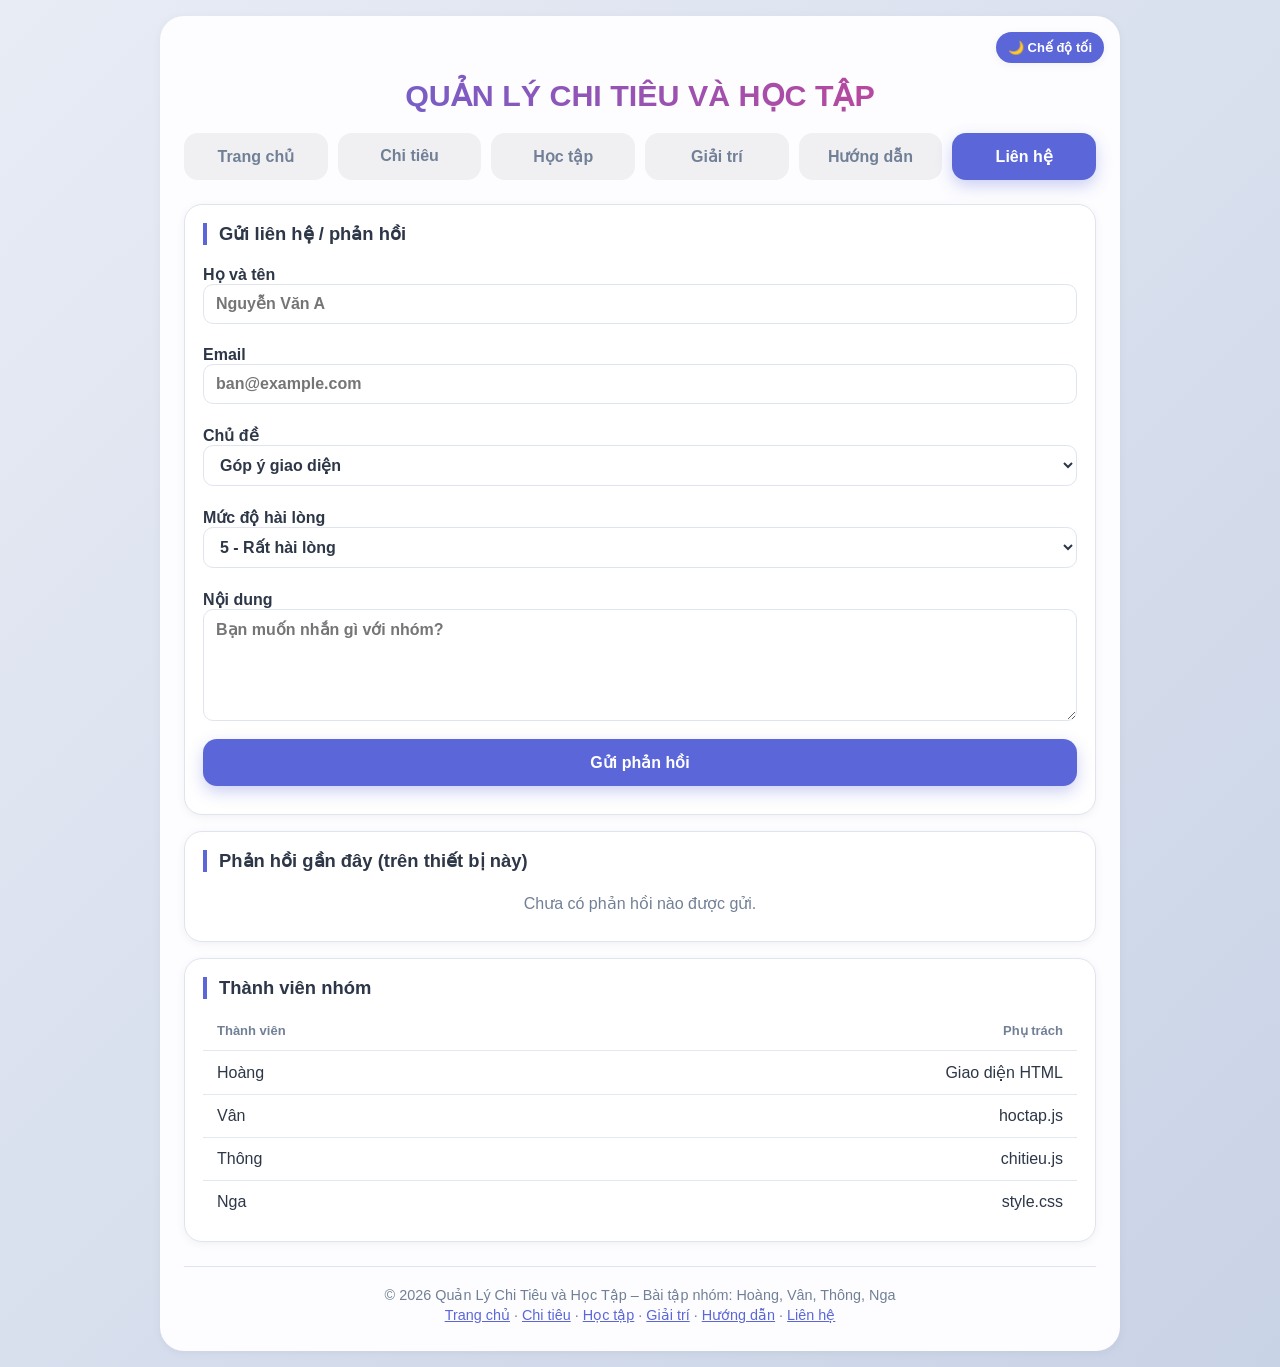
<file: lienhe.html>
<!doctype html>
<html lang="vi">
  <head>
    <meta charset="UTF-8" />
    <meta name="viewport" content="width=device-width, initial-scale=1.0" />
    <title>Liên hệ &amp; Phản hồi - Quản Lý Cá Nhân</title>
    <link rel="icon" type="image/jpeg" href="img/favicon.jpg" />
    <link rel="stylesheet" href="style.css" />
  </head>
  <body>
    <div class="khungChung">
      <header class="tieuDeApp">
        <h1>Quản Lý Chi Tiêu và Học Tập</h1>
        <button
          type="button"
          class="nutChuyenCheDo"
          id="nutChuyenCheDo"
          aria-pressed="false"
        >
          🌙 Chế độ tối
        </button>
      </header>

      <nav class="thanhTab" aria-label="Menu chính">
        <a class="nutTab" href="trangchu.html">Trang chủ</a>
        <a class="nutTab" href="chitieu.html">Chi tiêu</a>
        <a class="nutTab" href="hoctap.html">Học tập</a>
        <a class="nutTab" href="giaitri.html">Giải trí</a>
        <a class="nutTab" href="huongdan.html">Hướng dẫn</a>
        <a class="nutTab dangChon" href="lienhe.html" aria-current="page"
          >Liên hệ</a
        >
      </nav>

      <main>
        <div class="khung">
          <h2>Gửi liên hệ / phản hồi</h2>
          <form id="formLienHe" class="formNhapLieu" novalidate>
            <label class="nhan">
              Họ và tên
              <input type="text" name="name" placeholder="Nguyễn Văn A" />
              <small class="thongBaoLoi" id="loi-name"></small>
            </label>
            <label class="nhan">
              Email
              <input type="email" name="email" placeholder="ban@example.com" />
              <small class="thongBaoLoi" id="loi-email"></small>
            </label>
            <label class="nhan">
              Chủ đề
              <select name="topic">
                <option>Góp ý giao diện</option>
                <option>Báo lỗi</option>
                <option>Đề xuất tính năng</option>
                <option>Khác</option>
              </select>
            </label>
            <label class="nhan">
              Mức độ hài lòng
              <select name="rating">
                <option value="5">5 - Rất hài lòng</option>
                <option value="4">4 - Hài lòng</option>
                <option value="3">3 - Bình thường</option>
                <option value="2">2 - Chưa hài lòng</option>
                <option value="1">1 - Rất tệ</option>
              </select>
            </label>
            <label class="nhan">
              Nội dung
              <textarea
                name="message"
                rows="5"
                placeholder="Bạn muốn nhắn gì với nhóm?"
              ></textarea>
              <small class="thongBaoLoi" id="loi-message"></small>
            </label>
            <button type="submit" class="nutThem">Gửi phản hồi</button>
            <p
              class="thongBaoThanhCong"
              id="thongBaoLienHe"
              aria-live="polite"
            ></p>
          </form>
        </div>

        <div class="khung">
          <h2>Phản hồi gần đây (trên thiết bị này)</h2>
          <ul class="danhSach danhSachPhanHoi" id="danhSachPhanHoi"></ul>
        </div>

        <div class="khung">
          <h2>Thành viên nhóm</h2>
          <div class="bangTongQuanCuon">
            <table class="bangTongQuan">
              <thead>
                <tr>
                  <th scope="col">Thành viên</th>
                  <th scope="col">Phụ trách</th>
                </tr>
              </thead>
              <tbody>
                <tr>
                  <td>Hoàng</td>
                  <td>Giao diện HTML</td>
                </tr>
                <tr>
                  <td>Vân</td>
                  <td>hoctap.js</td>
                </tr>
                <tr>
                  <td>Thông</td>
                  <td>chitieu.js</td>
                </tr>
                <tr>
                  <td>Nga</td>
                  <td>style.css</td>
                </tr>
              </tbody>
            </table>
          </div>
        </div>
      </main>

      <footer class="chanTrang">
        <p>
          © <span id="namHienTai">2026</span> Quản Lý Chi Tiêu và Học Tập – Bài
          tập nhóm: Hoàng, Vân, Thông, Nga
        </p>
        <p>
          <a href="trangchu.html">Trang chủ</a> ·
          <a href="chitieu.html">Chi tiêu</a> ·
          <a href="hoctap.html">Học tập</a> ·
          <a href="giaitri.html">Giải trí</a> ·
          <a href="huongdan.html">Hướng dẫn</a> ·
          <a href="lienhe.html">Liên hệ</a>
        </p>
      </footer>
    </div>

    <script src="chung.js"></script>
    <script src="lienhe.js"></script>
  </body>
</html>
</file>
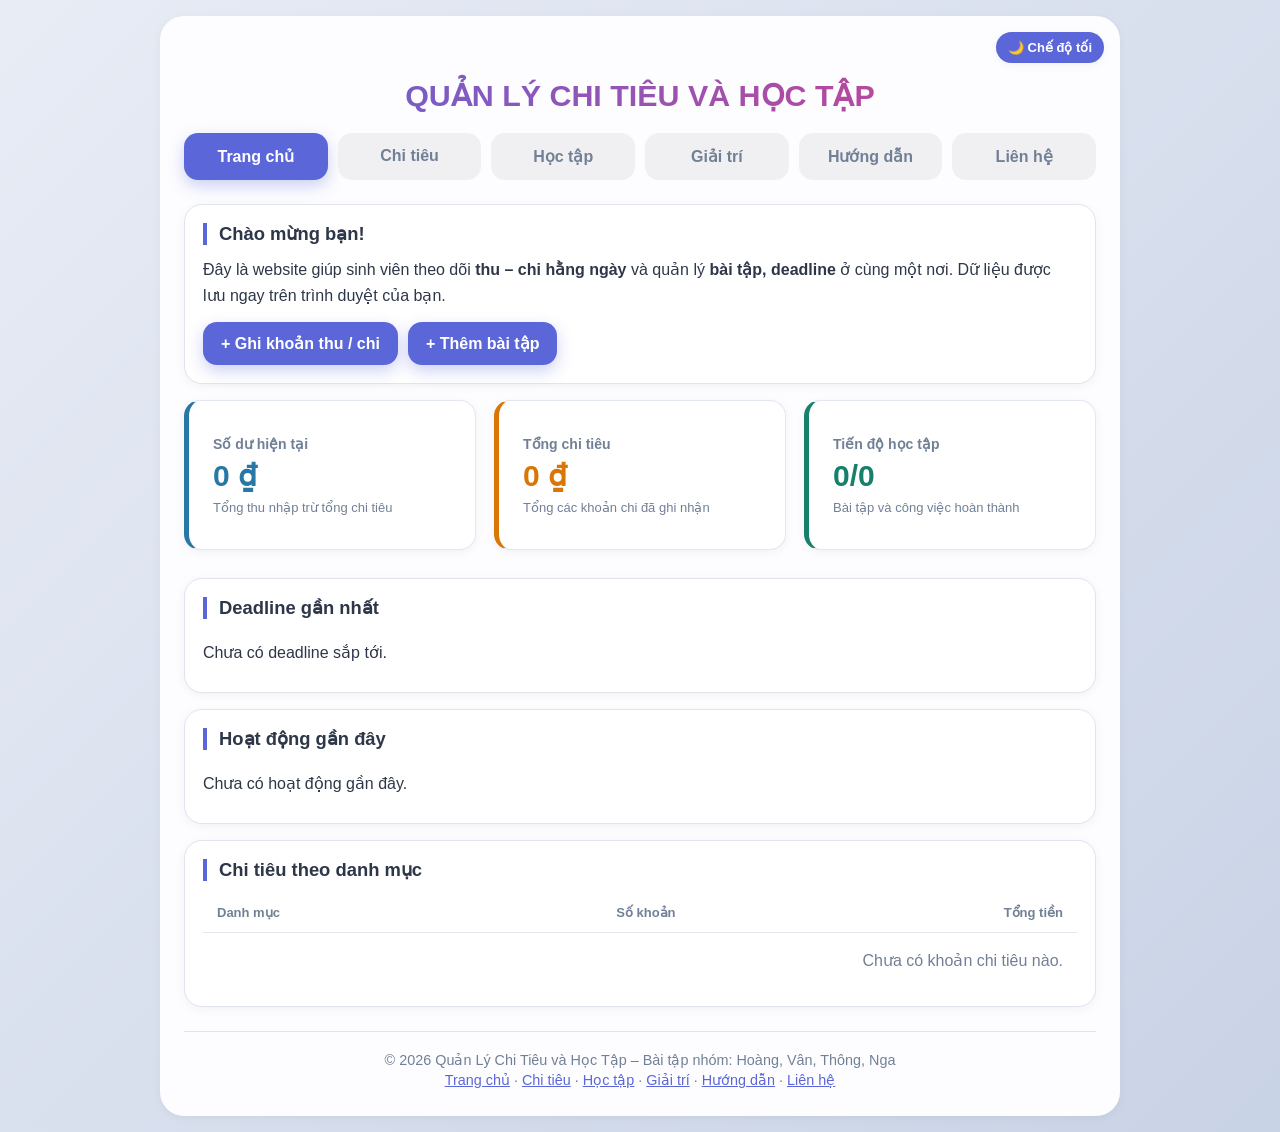
<file: trangchu.html>
<!doctype html>
<!--
Phân công
1. Hoàng: Phần giao diện HTML,
2. Vân: Toàn bộ hoctap.js,
3. Thông: Toàn bộ chitieu.js,
4. Nga Toàn bộ style.css
-->
<html lang="vi">
  <head>
    <meta charset="UTF-8" />
    <meta name="viewport" content="width=device-width, initial-scale=1.0" />
    <title>Trang chủ - Quản Lý Cá Nhân</title>
    <link rel="icon" type="image/jpeg" href="img/favicon.jpg" />
    <link rel="stylesheet" href="style.css" />
  </head>
  <body>
    <div class="khungChung">
      <header class="tieuDeApp">
        <h1>Quản Lý Chi Tiêu và Học Tập</h1>
        <button
          type="button"
          class="nutChuyenCheDo"
          id="nutChuyenCheDo"
          aria-pressed="false"
        >
          🌙 Chế độ tối
        </button>
      </header>

      <nav class="thanhTab" aria-label="Menu chính">
        <a class="nutTab dangChon" href="trangchu.html" aria-current="page"
          >Trang chủ</a
        >
        <a class="nutTab" href="chitieu.html">Chi tiêu</a>
        <a class="nutTab" href="hoctap.html">Học tập</a>
        <a class="nutTab" href="giaitri.html">Giải trí</a>
        <a class="nutTab" href="huongdan.html">Hướng dẫn</a>
        <a class="nutTab" href="lienhe.html">Liên hệ</a>
      </nav>

      <main>
        <section class="khung gioiThieu">
          <h2 id="loiChao">Chào mừng bạn!</h2>
          <p>
            Đây là website giúp sinh viên theo dõi <b>thu – chi hằng ngày</b> và
            quản lý <b>bài tập, deadline</b> ở cùng một nơi. Dữ liệu được lưu
            ngay trên trình duyệt của bạn.
          </p>
          <div class="loiTat">
            <a class="nutThem" href="chitieu.html">+ Ghi khoản thu / chi</a>
            <a class="nutThem" href="hoctap.html">+ Thêm bài tập</a>
          </div>
        </section>

        <div class="cacTheTongQuan">
          <div class="theTongQuan theSoDu">
            <span class="theNhan">Số dư hiện tại</span>
            <span class="theGiaTri" id="soDuHienTai">0 ₫</span>
            <span class="theGhiChu">Tổng thu nhập trừ tổng chi tiêu</span>
          </div>
          <div class="theTongQuan theTongChiTieu">
            <span class="theNhan">Tổng chi tiêu</span>
            <span class="theGiaTri" id="tongChiTieu">0 ₫</span>
            <span class="theGhiChu">Tổng các khoản chi đã ghi nhận</span>
          </div>
          <div class="theTongQuan theTienDoHocTap">
            <span class="theNhan">Tiến độ học tập</span>
            <span class="theGiaTri" id="tienDoHocTapTongQuan">0/0</span>
            <span class="theGhiChu">Bài tập và công việc hoàn thành</span>
          </div>
        </div>

        <div class="khung">
          <h2>Deadline gần nhất</h2>
          <ul class="danhSachGanDay" id="deadlineGanNhat">
            <li>Chưa có deadline sắp tới.</li>
          </ul>
        </div>
        <div class="khung">
          <h2>Hoạt động gần đây</h2>
          <ul class="danhSachGanDay" id="hoatDongGanDay">
            <li>Chưa có hoạt động gần đây.</li>
          </ul>
        </div>
        <div class="khung">
          <h2>Chi tiêu theo danh mục</h2>
          <div class="bangTongQuanCuon">
            <table class="bangTongQuan">
              <thead>
                <tr>
                  <th scope="col">Danh mục</th>
                  <th scope="col">Số khoản</th>
                  <th scope="col">Tổng tiền</th>
                </tr>
              </thead>
              <tbody id="chiTieuTheoDanhMuc">
                <tr>
                  <td colspan="3" class="bangTrong">
                    Chưa có khoản chi tiêu nào.
                  </td>
                </tr>
              </tbody>
            </table>
          </div>
        </div>
      </main>

      <footer class="chanTrang">
        <p>
          © <span id="namHienTai">2026</span> Quản Lý Chi Tiêu và Học Tập – Bài
          tập nhóm: Hoàng, Vân, Thông, Nga
        </p>
        <p>
          <a href="trangchu.html">Trang chủ</a> ·
          <a href="chitieu.html">Chi tiêu</a> ·
          <a href="hoctap.html">Học tập</a> ·
          <a href="giaitri.html">Giải trí</a> ·
          <a href="huongdan.html">Hướng dẫn</a> ·
          <a href="lienhe.html">Liên hệ</a>
        </p>
      </footer>
    </div>

    <script src="chung.js"></script>
    <script src="chitieu.js"></script>
    <script src="hoctap.js"></script>
    <script src="tongquan.js"></script>
    <script src="loiChao.js"></script>
  </body>
</html>
</file>
<file: dangnhap.css>
:root {
  color-scheme: light;
  --ink: #202a27;
  --muted: #6d7771;
  --line: #dfe3dc;
  --paper: #faf9f5;
  --green: #2d6653;
  --green-dark: #204c3e;
  --orange: #e89b53;
}

* {
  box-sizing: border-box;
}

body {
  min-width: 320px;
  min-height: 100vh;
  margin: 0;
  color: var(--ink);
  background: var(--paper);
  font-family: "DM Sans", "Segoe UI", sans-serif;
}

button,
input {
  font: inherit;
}

.manHinhDangNhap {
  display: grid;
  min-height: 100vh;
  grid-template-columns: minmax(0, 1.12fr) minmax(420px, 0.88fr);
}

.khungHinh {
  position: relative;
  display: flex;
  min-height: 100vh;
  flex-direction: column;
  justify-content: space-between;
  overflow: hidden;
  padding: 38px 7.2%;
  color: #fff;
  background:
    linear-gradient(180deg, rgba(20, 31, 29, 0.3), rgba(20, 31, 29, 0.68)),
    url("img/brdau.png") center / cover no-repeat;
}

.nhanThuongHieu {
  display: inline-flex;
  width: fit-content;
  align-items: center;
  gap: 12px;
  color: inherit;
  font-family: "Manrope", "Segoe UI", sans-serif;
  font-size: 15px;
  font-weight: 700;
  text-decoration: none;
}

.dauThuongHieu {
  display: grid;
  width: 38px;
  aspect-ratio: 1;
  place-items: center;
  border: 1px solid rgba(255, 255, 255, 0.7);
  border-radius: 50%;
  font-size: 17px;
}

.loiGioiThieu {
  max-width: 520px;
  padding: 48px 0 62px;
  animation: hienLen 650ms ease-out both;
}

.nhanNho {
  margin: 0 0 14px;
  color: var(--green);
  font-size: 11px;
  font-weight: 700;
  letter-spacing: 1.4px;
}

.khungHinh .nhanNho {
  color: #f0c28f;
}

.loiGioiThieu h1 {
  margin: 0;
  font-family: "Manrope", "Segoe UI", sans-serif;
  font-size: clamp(46px, 5.2vw, 76px);
  font-weight: 700;
  line-height: 1.08;
}

.loiGioiThieu h1 span {
  color: #f4bd7d;
}

.loiGioiThieu > p:last-child {
  max-width: 350px;
  margin: 22px 0 0;
  color: rgba(255, 255, 255, 0.88);
  font-size: 16px;
  line-height: 1.7;
}

.ghiChuHinh {
  margin: 0;
  color: rgba(255, 255, 255, 0.78);
  font-size: 12px;
}

.khuDangNhap {
  display: flex;
  min-height: 100vh;
  flex-direction: column;
  justify-content: center;
  padding: 56px clamp(32px, 7vw, 104px) 24px;
  background: var(--paper);
}

.noiDungDangNhap {
  width: 100%;
  max-width: 390px;
  margin: auto;
  animation: hienLen 650ms 100ms ease-out both;
}

.noiDungDangNhap h2 {
  margin: 0;
  font-family: "Manrope", "Segoe UI", sans-serif;
  font-size: 36px;
  font-weight: 700;
  letter-spacing: 0;
}

.moTaDangNhap {
  margin: 10px 0 34px;
  color: var(--muted);
  font-size: 14px;
  line-height: 1.6;
}

#formDangNhap {
  display: grid;
  gap: 10px;
}

#formDangNhap label {
  margin-top: 10px;
  font-size: 13px;
  font-weight: 700;
}

#formDangNhap input {
  width: 100%;
  height: 50px;
  padding: 0 14px;
  border: 1px solid var(--line);
  border-radius: 7px;
  outline: none;
  background: #fff;
  color: var(--ink);
  font-size: 14px;
  transition:
    border-color 150ms ease,
    box-shadow 150ms ease;
}

#formDangNhap input::placeholder {
  color: #a1aaa4;
}

#formDangNhap input:focus {
  border-color: var(--green);
  box-shadow: 0 0 0 3px rgba(45, 102, 83, 0.12);
}

.nutDangNhap:focus-visible,
.nhanThuongHieu:focus-visible {
  outline: 3px solid var(--orange);
  outline-offset: 3px;
}
/* GIAO DIỆN NÚT ĐĂNG NHẬP */
.nutDangNhap {
  display: flex;
  min-height: 52px;
  align-items: center;
  justify-content: space-between;
  margin-top: 18px;
  padding: 0 17px;
  border: 0;
  border-radius: 7px;
  background: var(--green);
  color: #fff;
  cursor: pointer;
  font-size: 14px;
  font-weight: 700;
  transition:
    background 150ms ease,
    transform 150ms ease;
}
/* Tạo hiệu ứng hover cho nút đăng nhập */
.nutDangNhap:hover {
  transform: translateY(-1px);
  background: var(--green-dark);
}

.nutDangNhap span {
  color: #f4bd7d;
  font-size: 20px;
}

.thongBao {
  min-height: 18px;
  margin: 0;
  color: #a23c31;
  font-size: 12px;
}

.chanDangNhap {
  margin: 28px 0 0;
  color: var(--muted);
  font-size: 12px;
  line-height: 1.6;
}

.chanTrangDangNhap {
  margin-top: 38px;
  color: var(--muted);
  font-size: 11px;
  text-align: center;
}

@keyframes hienLen {
  from {
    opacity: 0;
    transform: translateY(10px);
  }
  to {
    opacity: 1;
    transform: translateY(0);
  }
}

@media (max-width: 800px) {
  .manHinhDangNhap {
    grid-template-columns: minmax(0, 1fr);
  }

  .khungHinh {
    min-height: 280px;
    padding: 22px 7%;
    background-position: center 56%;
  }

  .loiGioiThieu {
    padding: 36px 0 22px;
  }

  .loiGioiThieu h1 {
    font-size: 44px;
  }

  .loiGioiThieu > p:last-child,
  .ghiChuHinh {
    display: none;
  }

  .khuDangNhap {
    min-height: auto;
    padding: 44px 24px 18px;
  }

  .noiDungDangNhap {
    max-width: 440px;
  }

  .chanTrangDangNhap {
    margin-top: 26px;
  }
}

@media (max-width: 380px) {
  .khuDangNhap {
    padding-right: 20px;
    padding-left: 20px;
  }

  .noiDungDangNhap h2 {
    font-size: 32px;
  }
}

@media (prefers-reduced-motion: reduce) {
  *,
  *::before,
  *::after {
    scroll-behavior: auto !important;
    animation-duration: 0.01ms !important;
    animation-iteration-count: 1 !important;
    transition-duration: 0.01ms !important;
  }
}
</file>
<file: style.css>
* {
  box-sizing: border-box;
}

:root {
  color-scheme: light;
  --page-bg: linear-gradient(135deg, #e8ecf5, #c9d3e6);
  --surface: #fdfdff;
  --surface-raised: #ffffff;
  --surface-muted: #f0f0f2;
  --text-main: #2d3748;
  --text-muted: #718096;
  --border-color: #dfe4ee;
  --card-border: #e3e7f0;
  --accent-color: #5b67d8;
  --shadow: 0 2px 10px rgba(0, 0, 0, 0.05);
}

body.dark-mode {
  color-scheme: dark;
  --page-bg: linear-gradient(135deg, #151c2a, #222e40);
  --surface: #202b3b;
  --surface-raised: #293649;
  --surface-muted: #344258;
  --text-main: #f1f5f9;
  --text-muted: #b2bfd0;
  --border-color: #46556b;
  --card-border: #46556b;
  --accent-color: #8995ff;
  --shadow: 0 8px 24px rgba(0, 0, 0, 0.22);
}

body {
  margin: 0;
  padding: 16px;
  font-family: "Segoe UI", Arial, sans-serif;
  font-size: 16px;
  color: var(--text-main);
  background: var(--page-bg);
  min-height: 100vh;
}

/* Khung trắng bo góc chứa toàn bộ trang */
.khungChung {
  max-width: 960px;
  margin: 0 auto;
  padding: 24px;
  position: relative;
  background: var(--surface);
  border-radius: 24px;
  box-shadow: var(--shadow);
}

.tieuDeApp h1 {
  margin: 0 0 20px;
  padding-top: 38px;
  text-align: center;
  font-size: 1.9rem;
  text-transform: uppercase;
  background: linear-gradient(90deg, var(--accent-color), #d43f8d);
  -webkit-background-clip: text;
  background-clip: text;
  color: transparent;
}

.nutChuyenCheDo {
  position: absolute;
  top: 16px;
  right: 16px;
  z-index: 2;
  width: auto;
  padding: 8px 12px;
  border-radius: 20px;
  background: var(--accent-color);
  color: #fff;
  font-size: 13px;
  box-shadow: var(--shadow);
}

.nutChuyenCheDo:hover {
  filter: brightness(1.08);
}

/* Ba nút tab */
.thanhTab {
  display: grid;
  grid-template-columns: repeat(auto-fit, minmax(120px, 1fr));
  gap: 10px;
  margin-bottom: 24px;
}

button {
  font: inherit;
  cursor: pointer;
  padding: 14px;
  border: none;
  border-radius: 14px;
  background: var(--surface-muted);
  color: var(--text-muted);
  font-weight: 600;
}

button.dangChon {
  background: var(--accent-color);
  color: #fff;
  box-shadow: 0 6px 16px rgba(91, 103, 216, 0.3);
}

/* Menu điều hướng giữa các trang (thẻ <a>) */
a.nutTab {
  display: block;
  padding: 14px;
  border-radius: 14px;
  background: var(--surface-muted);
  color: var(--text-muted);
  font-weight: 600;
  text-align: center;
  text-decoration: none;
}

a.nutTab:hover {
  filter: brightness(0.96);
}

a.nutTab.dangChon {
  background: var(--accent-color);
  color: #fff;
  box-shadow: 0 6px 16px rgba(91, 103, 216, 0.3);
}

[hidden] {
  display: none !important;
}

.cacTheTongQuan {
  display: grid;
  grid-template-columns: repeat(3, minmax(0, 1fr));
  gap: 18px;
  margin-bottom: 28px;
}

.theTongQuan {
  display: flex;
  min-height: 150px;
  flex-direction: column;
  justify-content: center;
  gap: 6px;
  padding: 22px 24px;
  border: 1px solid var(--card-border);
  border-left: 5px solid var(--the-accent);
  border-radius: 16px;
  background: var(--surface-raised);
  box-shadow: var(--shadow);
}

.theTongChiTieu {
  --the-accent: #d97706;
}

.theTienDoHocTap {
  --the-accent: #16806a;
}

.theSoDu {
  --the-accent: #2878a5;
}

.theSoDu #soDuHienTai {
  white-space: nowrap;
  overflow-wrap: normal;
}

.theTongQuan .theNhan {
  color: var(--text-muted);
  font-size: 14px;
  font-weight: 700;
}

.theTongQuan .theGiaTri {
  color: var(--the-accent);
  font-size: 30px;
  font-weight: 800;
  line-height: 1.2;
  overflow-wrap: anywhere;
}

.theGhiChu {
  color: var(--text-muted);
  font-size: 13px;
}

.bangTongQuanCuon {
  overflow-x: auto;
}

.bangTongQuan {
  width: 100%;
  border-collapse: collapse;
  text-align: left;
}

.bangTongQuan th,
.bangTongQuan td {
  padding: 12px 14px;
  border-bottom: 1px solid var(--card-border);
}

.bangTongQuan th {
  color: var(--text-muted);
  font-size: 13px;
  font-weight: 700;
}

.bangTongQuan td:nth-child(2),
.bangTongQuan th:nth-child(2) {
  text-align: center;
}

.bangTongQuan td:last-child,
.bangTongQuan th:last-child {
  text-align: right;
  white-space: nowrap;
}

.bangTongQuan tbody tr:last-child td {
  border-bottom: 0;
}

.bangTongQuan .bangTrong {
  padding: 18px 14px;
  color: var(--text-muted);
  text-align: center;
}

.khung {
  margin-bottom: 16px;
  padding: 18px;
  border: 1px solid var(--border-color);
  background: var(--surface-raised);
  border-radius: 18px;
  box-shadow: var(--shadow);
}

.khung h2 {
  margin: 0 0 12px;
  padding-left: 12px;
  border-left: 4px solid var(--accent-color);
  font-size: 1.15rem;
}

.khungTieuDe {
  display: flex;
  flex-wrap: wrap;
  gap: 8px;
  align-items: center;
  justify-content: space-between;
  margin-bottom: 12px;
}

.khungTieuDe h2 {
  margin: 0;
}

.huyHieuTong {
  padding: 4px 12px;
  background: var(--surface-muted);
  border-radius: 99px;
  color: var(--accent-color);
  font-size: 0.9rem;
}

.danhSachGanDay {
  display: flex;
  flex-direction: column;
  list-style: none;
}

.danhSachGanDay li {
  display: flex;
  justify-content: space-between;
  align-items: flex-start;
  gap: 20px;
  padding: 12px 0;
  border-bottom: 1px solid var(--border-color);
}

.danhSachGanDay li:last-child {
  border-bottom: 0;
}

.danhSachGanDay li span {
  min-width: 0;
  overflow-wrap: anywhere;
}

.danhSachGanDay li b {
  flex: 0 0 auto;
  white-space: nowrap;
  text-align: right;
}

.danhSachGanDay .mucDeadlineGanNhat {
  align-items: center;
  gap: 16px;
}

.thongTinDeadline,
.hanDeadline {
  display: flex;
  flex-direction: column;
  gap: 2px;
}

.thongTinDeadline {
  min-width: 0;
  overflow-wrap: anywhere;
}

.hanDeadline {
  flex: 0 0 auto;
  align-items: flex-end;
  color: var(--accent-color);
  text-align: right;
  white-space: nowrap;
}

.hanDeadline small {
  color: var(--text-muted);
}

.hanDeadline.quaHan,
.hanDeadline.quaHan small {
  color: #d6452f;
}

/* Form nhập */
.formNhapLieu {
  display: grid;
  gap: 10px;
}

.khung label {
  display: block;
  margin: 8px 0 4px;
  font-weight: 600;
}

.thongBaoDuLieu {
  min-height: 1.5em;
  margin: 10px 0 0;
  color: var(--text-muted);
  line-height: 1.5;
}

.thongKeNganSach {
  margin-top: 14px;
  padding: 12px 14px;
  border-radius: 12px;
  background: var(--surface-muted);
}

.thongKeNganSach p {
  margin: 4px 0;
}

.canhBaoSapVuot {
  color: #b76b00;
  font-weight: 700;
}

.canhBaoVuot {
  color: #d6452f;
  font-weight: 700;
}

.tieuDeLichTuan {
  margin-top: 18px;
}

.tieuDeLichTuan h3 {
  margin: 0;
}

.mucLichTuan {
  display: flex;
  align-items: center;
  justify-content: space-between;
  gap: 12px;
  padding: 10px 0;
  border-top: 1px solid var(--border-color);
}

.mucLichTuan strong,
.mucLichTuan small {
  display: block;
  overflow-wrap: anywhere;
}

.mucLichTuan small {
  margin-top: 3px;
  color: var(--text-muted);
}

.nutPhu {
  background: var(--surface-muted);
  color: var(--text-main);
  box-shadow: none;
}

input,
select {
  width: 100%;
  padding: 10px 12px;
  border: 1px solid var(--border-color);
  border-radius: 10px;
  background: var(--surface-raised);
  font: inherit;
  color: var(--text-main);
}

input:focus,
select:focus {
  outline: 2px solid var(--accent-color);
  border-color: transparent;
}

.nutThem {
  background: var(--accent-color);
  color: #fff;
  box-shadow: 0 6px 16px rgba(91, 103, 216, 0.3);
}

.nutThem:hover {
  filter: brightness(1.08);
}

/* Danh sách */
.danhSach,
.danhSachGanDay {
  margin: 0;
  padding: 0;
  list-style: none;
}

.danhSach li {
  padding: 10px 0;
  border-top: 1px solid var(--border-color);
}

.danhSach li:first-child {
  border-top: none;
}

.mucChiTieu {
  display: grid;
  grid-template-columns: 1fr auto auto;
  gap: 10px;
  align-items: center;
}

.mucChiTieu b,
.mucChiTieu small {
  display: block;
  overflow-wrap: anywhere;
}

.mucChiTieu small {
  color: var(--text-muted);
}

.soTien {
  font-weight: 700;
  white-space: nowrap;
}

.soTien.chi {
  color: #d6452f;
}

.soTien.thu {
  color: #2f9e6f;
}

.nutXoa {
  padding: 6px 10px;
  font-size: 0.85rem;
  border-radius: 8px;
}

.trong {
  color: var(--text-muted);
  text-align: center;
}

/* Góc giải trí */
.thanhTabGiaiTri {
  display: grid;
  grid-template-columns: 1fr 1fr;
  gap: 10px;
  margin-bottom: 14px;
}

.nutChonDapAn {
  padding: 10px 16px;
  background: var(--surface-muted);
  color: var(--accent-color);
}

.nutChonDapAn.dapAnDung {
  background: #2f9e6f;
  color: #fff;
}

.nutChonDapAn.dapAnSai {
  background: #d6452f;
  color: #fff;
}

.cauHoi {
  margin: 0 0 12px;
  font-weight: 600;
}

.luaChonQuiz {
  display: flex;
  flex-wrap: wrap;
  gap: 10px;
}

.ketQuaQuiz {
  min-height: 1.4em;
  margin: 10px 0;
  font-weight: 700;
}

.moTa {
  margin: 0 0 12px;
  color: var(--text-muted);
}

/* Liên kết dạng nút (Trang chủ) */
a.nutThem {
  display: inline-block;
  padding: 12px 18px;
  border-radius: 14px;
  font-weight: 600;
  text-decoration: none;
}

.loiTat {
  display: flex;
  flex-wrap: wrap;
  gap: 10px;
  margin-top: 14px;
}

.gioiThieu p {
  margin: 0;
  line-height: 1.6;
}

/* Học tập */
.mucHocTap {
  display: grid;
  grid-template-columns: 1fr auto;
  gap: 10px;
  align-items: center;
}

.mucThongTin {
  display: flex;
  flex-direction: column;
  gap: 2px;
  overflow-wrap: anywhere;
}

.mucThongTin small {
  color: var(--text-muted);
}

.hanhDongHocTap {
  display: flex;
  gap: 8px;
}

.nutTrangThaiHocTap {
  padding: 6px 10px;
  font-size: 0.85rem;
  border-radius: 8px;
}

.nutTrangThaiHocTap[aria-pressed="true"] {
  background: #2f9e6f;
  color: #fff;
}

.hoanThanh .mucThongTin {
  opacity: 0.6;
  text-decoration: line-through;
}

.cauHinhDongHo {
  display: grid;
  grid-template-columns: minmax(140px, 1fr) minmax(140px, 1fr);
  gap: 8px 12px;
  align-items: center;
}

.cauHinhDongHo label {
  font-weight: 600;
}

.dongHoThoiGian {
  margin: 18px 0 8px;
  color: var(--accent-color);
  font-size: clamp(3rem, 12vw, 4.5rem);
  font-variant-numeric: tabular-nums;
  font-weight: 800;
  line-height: 1.1;
  text-align: center;
}

.thanhTienDoDongHo {
  display: block;
  width: 100%;
  height: 12px;
  accent-color: var(--accent-color);
}

.trangThaiDongHo {
  min-height: 1.5em;
  color: var(--text-muted);
  text-align: center;
}

.nutDieuKhienDongHo {
  display: flex;
  flex-wrap: wrap;
  justify-content: center;
  gap: 8px;
}

.nutDieuKhienDongHo button {
  padding: 10px 14px;
}

.nutDieuKhienDongHo button:disabled {
  cursor: not-allowed;
  opacity: 0.5;
}

/* Hướng dẫn & hỏi đáp */
.danhSachBuoc,
.danhSachMeo {
  margin: 0;
  padding-left: 22px;
  line-height: 1.7;
}

.hoiDap {
  padding: 10px 0;
  border-top: 1px solid var(--border-color);
}

.hoiDap:first-of-type {
  border-top: none;
}

.hoiDap summary {
  cursor: pointer;
  font-weight: 600;
}

.hoiDap p {
  margin: 8px 0 0;
  color: var(--text-muted);
  line-height: 1.6;
}

a {
  color: var(--accent-color);
}

/* Liên hệ & phản hồi */
.nhan {
  display: grid;
  gap: 6px;
  font-weight: 600;
}

textarea {
  width: 100%;
  padding: 10px 12px;
  border: 1px solid var(--border-color);
  border-radius: 10px;
  background: var(--surface-raised);
  font: inherit;
  color: var(--text-main);
  resize: vertical;
}

textarea:focus {
  outline: 2px solid var(--accent-color);
  border-color: transparent;
}

.coLoi {
  border-color: #d6452f;
}

.thongBaoLoi {
  min-height: 1em;
  color: #d6452f;
  font-weight: 400;
}

.thongBaoThanhCong {
  margin: 0;
  color: #2f9e6f;
  font-weight: 700;
}

.danhSachPhanHoi li b,
.danhSachPhanHoi li small {
  display: block;
  overflow-wrap: anywhere;
}

.danhSachPhanHoi li small {
  color: var(--text-muted);
}

/* Chân trang dùng chung */
.chanTrang {
  margin-top: 24px;
  padding-top: 16px;
  border-top: 1px solid var(--border-color);
  color: var(--text-muted);
  font-size: 0.9rem;
  text-align: center;
}

.chanTrang p {
  margin: 4px 0;
}

@media (max-width: 700px) {
  .cacTheTongQuan {
    grid-template-columns: 1fr;
  }
}

@media (max-width: 420px) {
  .khungChung {
    padding: 16px;
  }

  .thanhTabGiaiTri {
    grid-template-columns: 1fr;
  }

  .cauHinhDongHo {
    grid-template-columns: 1fr;
  }
}
/* Tiêu đề Bước cua huong dan1, 2, 3, 4 */
.khung h3 {
  margin: 18px 0 6px;
  font-size: 1rem;
  color: var(--accent-color);
}

.khung h3:first-of-type {
  margin-top: 4px;
}

.khung > p {
  margin: 4px 0;
  line-height: 1.6;
}

.danhSachMeo {
  margin: 6px 0;
}
</file>
